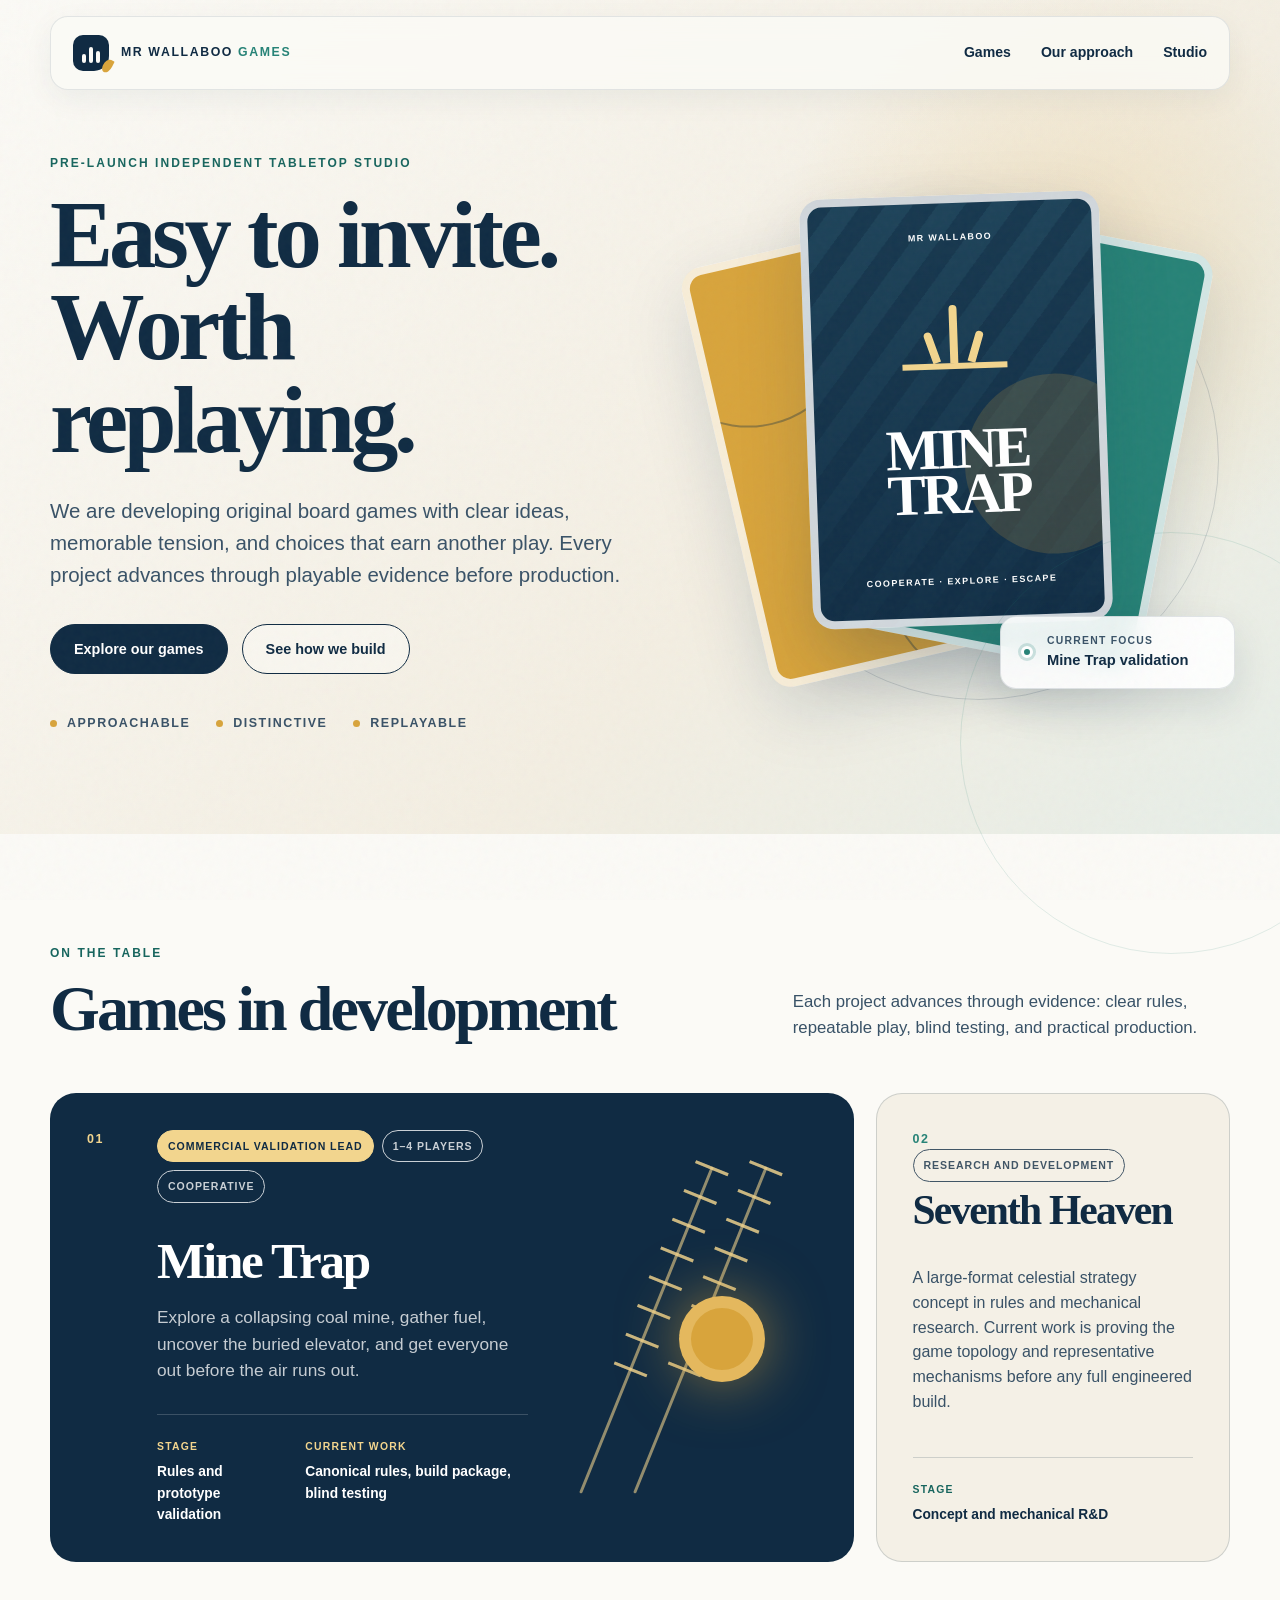
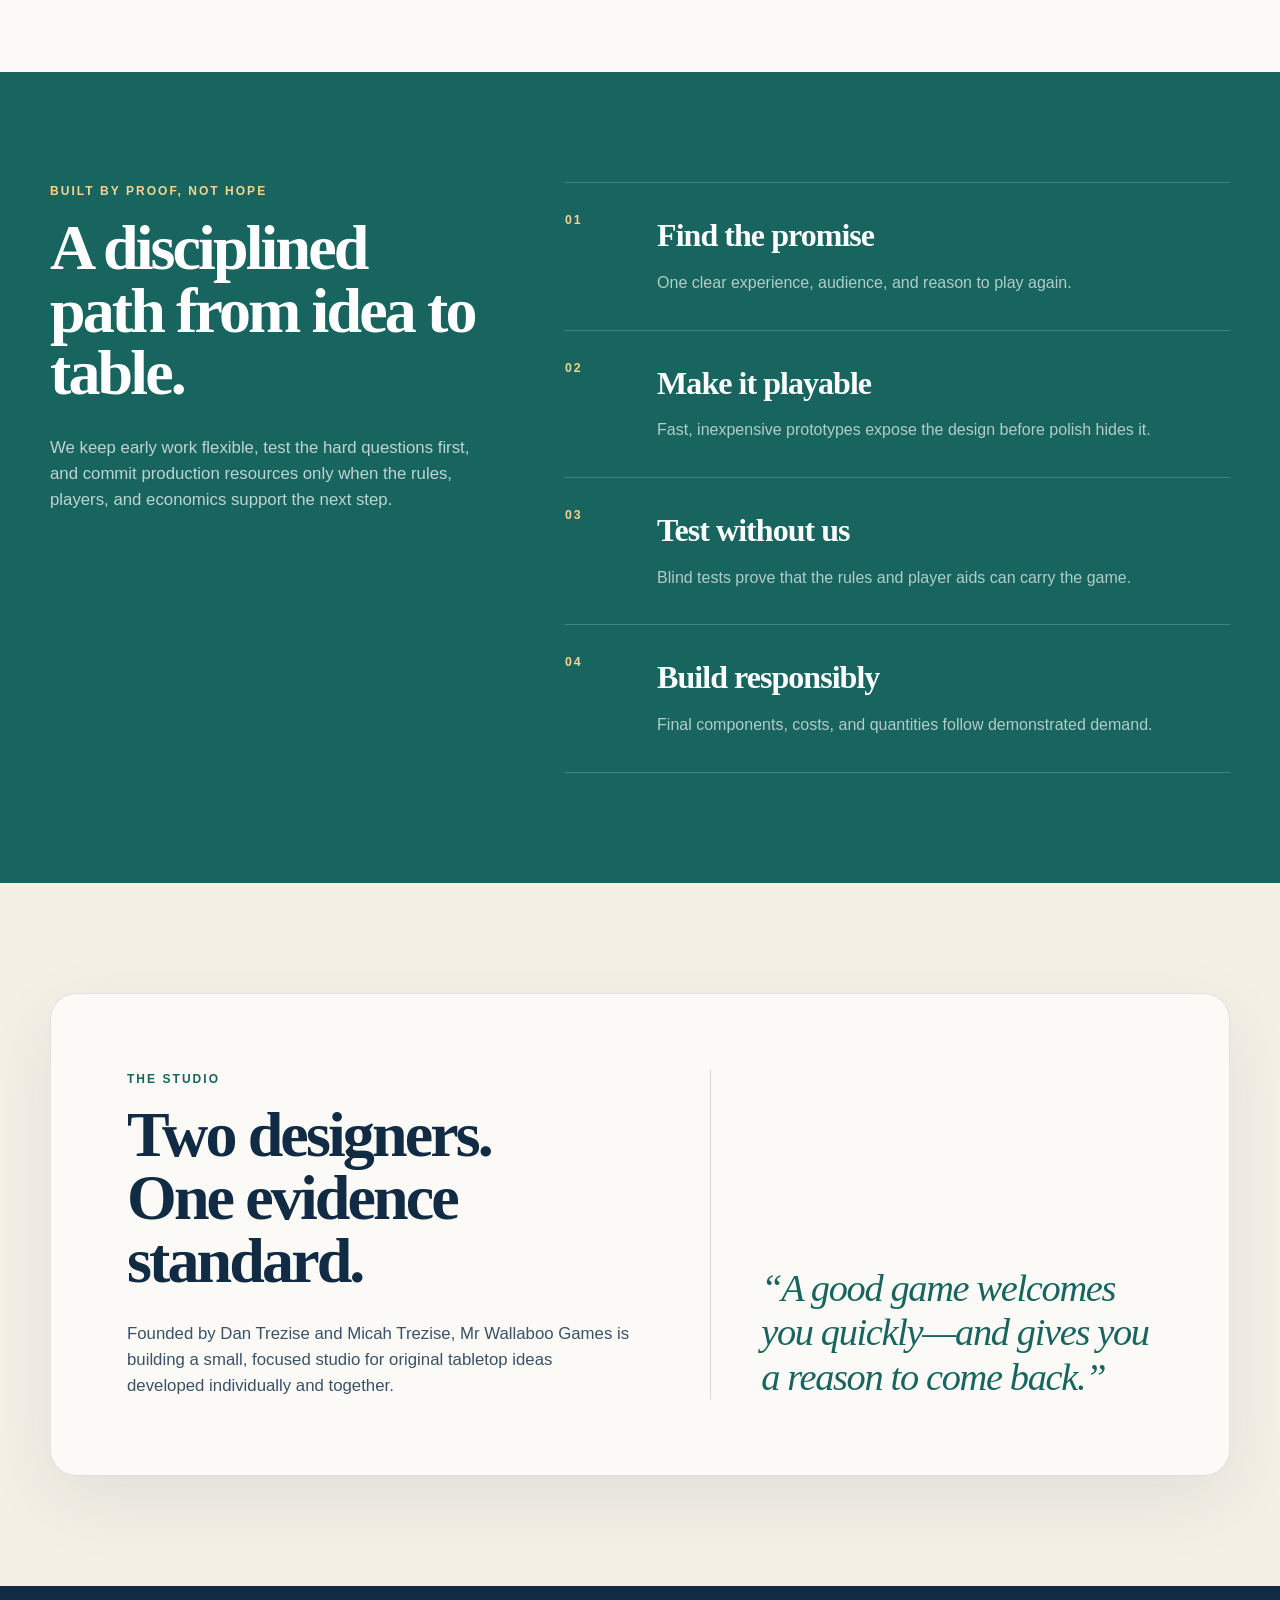
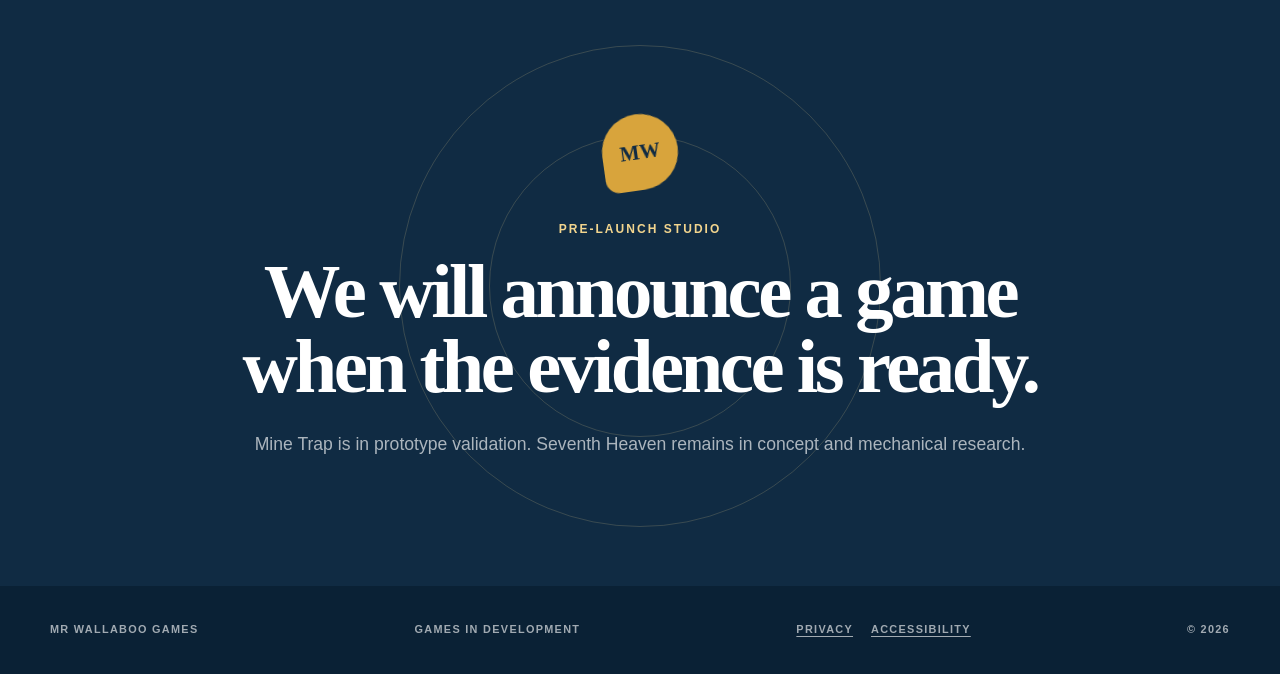
<file: index.html>
<!doctype html>
<html lang="en">
<head>
  <meta charset="utf-8">
  <meta name="viewport" content="width=device-width, initial-scale=1">
  <meta name="description" content="Mr Wallaboo Games is a pre-launch independent tabletop studio developing approachable games through disciplined prototyping and blind playtesting.">
  <meta name="theme-color" content="#102b43">
  <title>Mr Wallaboo Games</title>
  <link rel="icon" href="favicon.svg" type="image/svg+xml">
  <link rel="stylesheet" href="styles.css">
  <script src="script.js" defer></script>
</head>
<body>
  <a class="skip-link" href="#main">Skip to content</a>
  <div class="site-shell">
    <header class="site-header" data-header>
      <a class="brand" href="#top" aria-label="Mr Wallaboo Games home">
        <span class="brand-mark" aria-hidden="true">
          <span></span><span></span><span></span>
        </span>
        <span class="brand-name">MR WALLABOO <b>GAMES</b></span>
      </a>

      <button class="menu-button" type="button" aria-expanded="false" aria-controls="site-nav" data-menu-button>
        <span class="sr-only">Open navigation</span>
        <span></span><span></span><span></span>
      </button>

      <nav class="site-nav" id="site-nav" aria-label="Primary navigation" data-nav>
        <a href="#games">Games</a>
        <a href="#approach">Our approach</a>
        <a href="#studio">Studio</a>
      </nav>
    </header>

    <main id="main">
      <section class="hero" id="top">
        <div class="hero-copy reveal">
          <p class="eyebrow">Pre-launch independent tabletop studio</p>
          <h1>Easy to invite.<br>Worth replaying.</h1>
          <p class="hero-lede">We are developing original board games with clear ideas, memorable tension, and choices that earn another play. Every project advances through playable evidence before production.</p>
          <div class="hero-actions">
            <a class="button button-primary" href="#games">Explore our games</a>
            <a class="button button-quiet" href="#approach">See how we build</a>
          </div>
          <ul class="hero-principles" aria-label="Studio principles">
            <li>Approachable</li>
            <li>Distinctive</li>
            <li>Replayable</li>
          </ul>
        </div>

        <div class="hero-art reveal" aria-label="Abstract tabletop card illustration">
          <div class="orbit orbit-one"></div>
          <div class="orbit orbit-two"></div>
          <div class="card-stack" aria-hidden="true">
            <div class="game-card card-back"></div>
            <div class="game-card card-middle">
              <span class="card-icon">12</span>
              <span class="card-rule"></span>
              <span class="card-rule short"></span>
            </div>
            <div class="game-card card-front">
              <span class="mini-brand">MR WALLABOO</span>
              <span class="mine-symbol">
                <i></i><i></i><i></i>
              </span>
              <strong>MINE<br>TRAP</strong>
              <span class="card-caption">COOPERATE · EXPLORE · ESCAPE</span>
            </div>
          </div>
          <div class="status-float">
            <span class="status-dot"></span>
            <span><small>Current focus</small><strong>Mine Trap validation</strong></span>
          </div>
        </div>
      </section>

      <section class="section games-section" id="games">
        <div class="section-heading reveal">
          <div>
            <p class="eyebrow">On the table</p>
            <h2>Games in development</h2>
          </div>
          <p>Each project advances through evidence: clear rules, repeatable play, blind testing, and practical production.</p>
        </div>

        <div class="game-grid">
          <article class="project-card project-feature reveal">
            <div class="project-number">01</div>
            <div class="project-content">
              <div class="badge-row">
                <span class="badge badge-live">Commercial validation lead</span>
                <span class="badge">1–4 players</span>
                <span class="badge">Cooperative</span>
              </div>
              <h3>Mine Trap</h3>
              <p class="project-pitch">Explore a collapsing coal mine, gather fuel, uncover the buried elevator, and get everyone out before the air runs out.</p>
              <div class="project-meta">
                <div>
                  <span>Stage</span>
                  <strong>Rules and prototype validation</strong>
                </div>
                <div>
                  <span>Current work</span>
                  <strong>Canonical rules, build package, blind testing</strong>
                </div>
              </div>
            </div>
            <div class="project-motif" aria-hidden="true">
              <span class="track track-one"></span>
              <span class="track track-two"></span>
              <span class="lamp"></span>
            </div>
          </article>

          <article class="project-card project-secondary reveal">
            <div class="project-number">02</div>
            <div class="badge-row">
              <span class="badge">Research and development</span>
            </div>
            <h3>Seventh Heaven</h3>
            <p>A large-format celestial strategy concept in rules and mechanical research. Current work is proving the game topology and representative mechanisms before any full engineered build.</p>
            <div class="project-meta single">
              <div>
                <span>Stage</span>
                <strong>Concept and mechanical R&amp;D</strong>
              </div>
            </div>
          </article>
        </div>
      </section>

      <section class="section approach-section" id="approach">
        <div class="approach-intro reveal">
          <p class="eyebrow">Built by proof, not hope</p>
          <h2>A disciplined path from idea to table.</h2>
          <p>We keep early work flexible, test the hard questions first, and commit production resources only when the rules, players, and economics support the next step.</p>
        </div>

        <ol class="process" aria-label="Game development process">
          <li class="process-step reveal">
            <span class="step-index">01</span>
            <div><h3>Find the promise</h3><p>One clear experience, audience, and reason to play again.</p></div>
          </li>
          <li class="process-step reveal">
            <span class="step-index">02</span>
            <div><h3>Make it playable</h3><p>Fast, inexpensive prototypes expose the design before polish hides it.</p></div>
          </li>
          <li class="process-step reveal">
            <span class="step-index">03</span>
            <div><h3>Test without us</h3><p>Blind tests prove that the rules and player aids can carry the game.</p></div>
          </li>
          <li class="process-step reveal">
            <span class="step-index">04</span>
            <div><h3>Build responsibly</h3><p>Final components, costs, and quantities follow demonstrated demand.</p></div>
          </li>
        </ol>
      </section>

      <section class="section studio-section" id="studio">
        <div class="studio-card reveal">
          <div class="studio-copy">
            <p class="eyebrow">The studio</p>
            <h2>Two designers.<br>One evidence standard.</h2>
            <p>Founded by Dan Trezise and Micah Trezise, Mr Wallaboo Games is building a small, focused studio for original tabletop ideas developed individually and together.</p>
          </div>
          <blockquote>
            <p>“A good game welcomes you quickly—and gives you a reason to come back.”</p>
          </blockquote>
        </div>
      </section>

      <section class="closing">
        <div class="closing-inner reveal">
          <span class="closing-mark" aria-hidden="true">MW</span>
          <p class="eyebrow">Pre-launch studio</p>
          <h2>We will announce a game when the evidence is ready.</h2>
          <p>Mine Trap is in prototype validation. Seventh Heaven remains in concept and mechanical research.</p>
        </div>
      </section>
    </main>

    <footer class="site-footer">
      <span>MR WALLABOO GAMES</span>
      <span>Games in development</span>
      <span class="footer-links"><a href="privacy.html">Privacy</a><a href="accessibility.html">Accessibility</a></span>
      <span>© <span data-year>2026</span></span>
    </footer>
  </div>
</body>
</html>
</file>
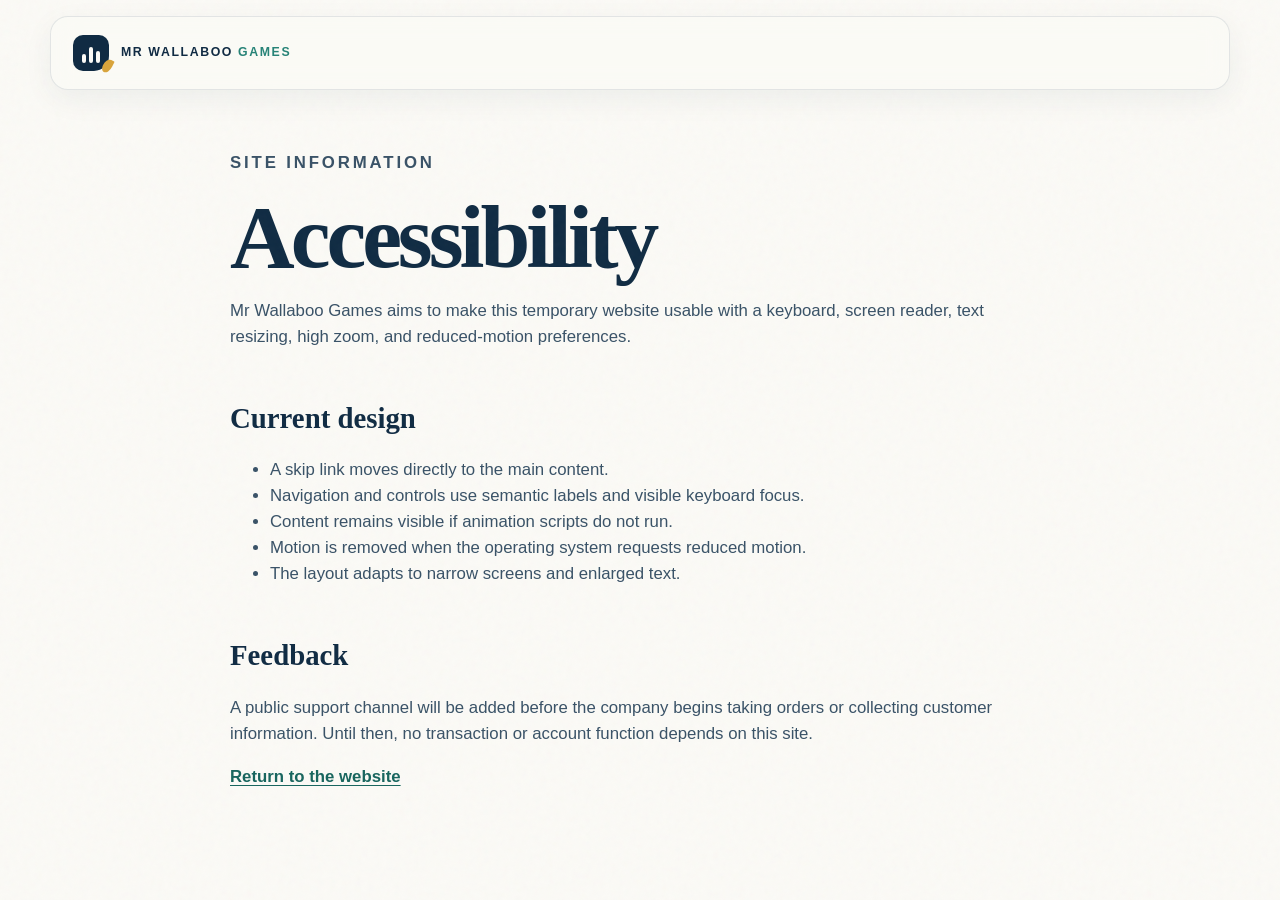
<file: accessibility.html>
<!doctype html>
<html lang="en">
<head>
  <meta charset="utf-8">
  <meta name="viewport" content="width=device-width, initial-scale=1">
  <meta name="description" content="Accessibility information for the temporary Mr Wallaboo Games website.">
  <meta name="theme-color" content="#102b43">
  <title>Accessibility | Mr Wallaboo Games</title>
  <link rel="icon" href="favicon.svg" type="image/svg+xml">
  <link rel="stylesheet" href="styles.css">
</head>
<body>
  <a class="skip-link" href="#main">Skip to content</a>
  <header class="site-header">
    <a class="brand" href="index.html" aria-label="Mr Wallaboo Games home">
      <span class="brand-mark" aria-hidden="true"><span></span><span></span><span></span></span>
      <span class="brand-name">MR WALLABOO <b>GAMES</b></span>
    </a>
  </header>
  <main class="policy-page" id="main">
    <p class="eyebrow">Site information</p>
    <h1>Accessibility</h1>
    <p>Mr Wallaboo Games aims to make this temporary website usable with a keyboard, screen reader, text resizing, high zoom, and reduced-motion preferences.</p>
    <h2>Current design</h2>
    <ul>
      <li>A skip link moves directly to the main content.</li>
      <li>Navigation and controls use semantic labels and visible keyboard focus.</li>
      <li>Content remains visible if animation scripts do not run.</li>
      <li>Motion is removed when the operating system requests reduced motion.</li>
      <li>The layout adapts to narrow screens and enlarged text.</li>
    </ul>
    <h2>Feedback</h2>
    <p>A public support channel will be added before the company begins taking orders or collecting customer information. Until then, no transaction or account function depends on this site.</p>
    <p><a href="index.html">Return to the website</a></p>
  </main>
</body>
</html>
</file>
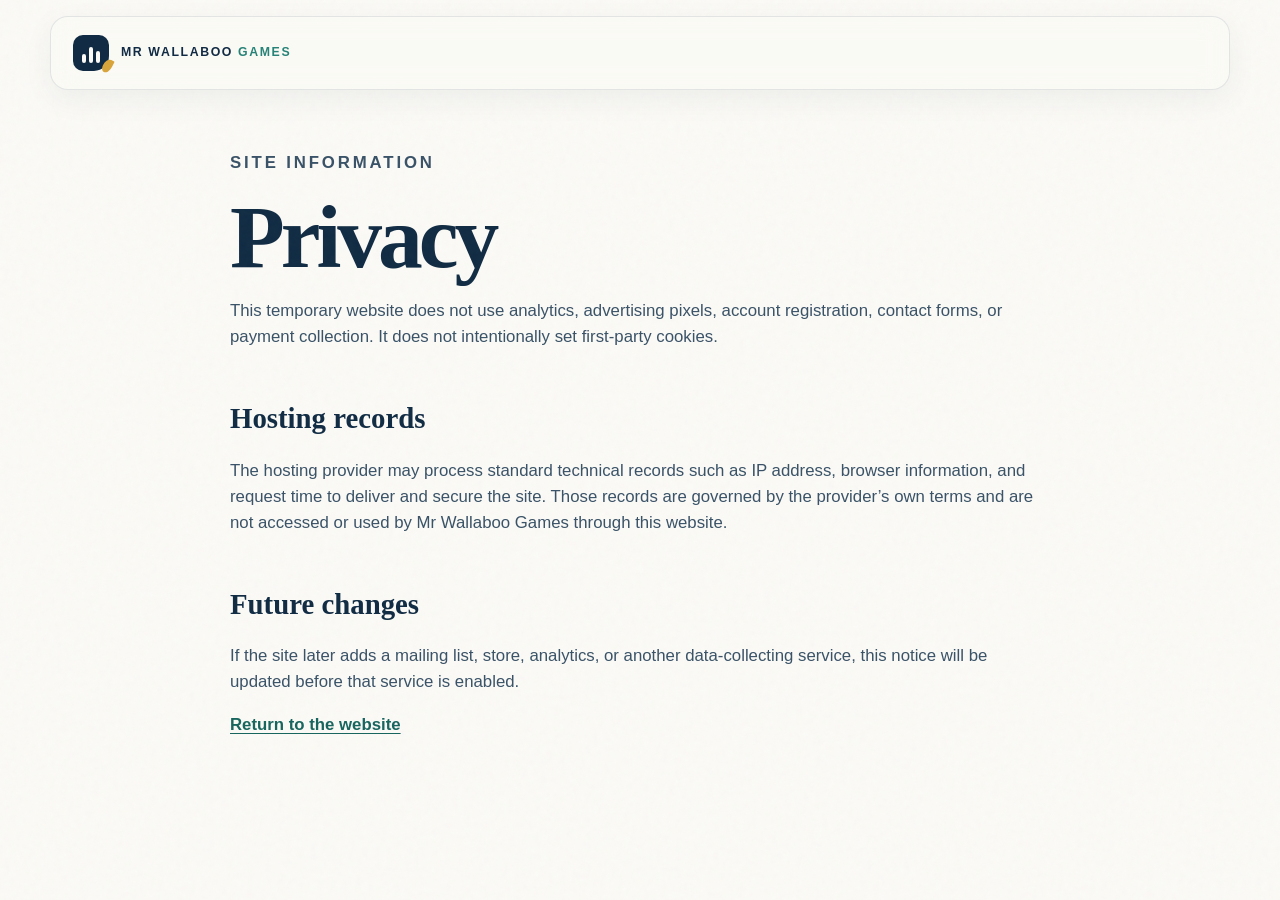
<file: privacy.html>
<!doctype html>
<html lang="en">
<head>
  <meta charset="utf-8">
  <meta name="viewport" content="width=device-width, initial-scale=1">
  <meta name="description" content="Privacy information for the temporary Mr Wallaboo Games website.">
  <meta name="theme-color" content="#102b43">
  <title>Privacy | Mr Wallaboo Games</title>
  <link rel="icon" href="favicon.svg" type="image/svg+xml">
  <link rel="stylesheet" href="styles.css">
</head>
<body>
  <a class="skip-link" href="#main">Skip to content</a>
  <header class="site-header">
    <a class="brand" href="index.html" aria-label="Mr Wallaboo Games home">
      <span class="brand-mark" aria-hidden="true"><span></span><span></span><span></span></span>
      <span class="brand-name">MR WALLABOO <b>GAMES</b></span>
    </a>
  </header>
  <main class="policy-page" id="main">
    <p class="eyebrow">Site information</p>
    <h1>Privacy</h1>
    <p>This temporary website does not use analytics, advertising pixels, account registration, contact forms, or payment collection. It does not intentionally set first-party cookies.</p>
    <h2>Hosting records</h2>
    <p>The hosting provider may process standard technical records such as IP address, browser information, and request time to deliver and secure the site. Those records are governed by the provider’s own terms and are not accessed or used by Mr Wallaboo Games through this website.</p>
    <h2>Future changes</h2>
    <p>If the site later adds a mailing list, store, analytics, or another data-collecting service, this notice will be updated before that service is enabled.</p>
    <p><a href="index.html">Return to the website</a></p>
  </main>
</body>
</html>
</file>
<file: styles.css>
:root {
  --ink: #102b43;
  --ink-soft: #395267;
  --paper: #f4f0e6;
  --paper-light: #fbfaf6;
  --teal: #278377;
  --teal-dark: #17655e;
  --gold: #d8a43c;
  --gold-light: #f2d58e;
  --rust: #c45337;
  --line: rgba(16, 43, 67, 0.17);
  --shadow: 0 24px 70px rgba(16, 43, 67, 0.15);
  --radius: 26px;
  --max: 1180px;
}

* {
  box-sizing: border-box;
}

html {
  scroll-behavior: smooth;
}

body {
  margin: 0;
  color: var(--ink);
  background: var(--paper-light);
  font-family: Inter, ui-sans-serif, -apple-system, BlinkMacSystemFont, "Segoe UI", sans-serif;
  line-height: 1.55;
  -webkit-font-smoothing: antialiased;
}

body::before {
  position: fixed;
  inset: 0;
  z-index: 10;
  pointer-events: none;
  content: "";
  opacity: 0.055;
  background-image: url("data:image/svg+xml,%3Csvg viewBox='0 0 160 160' xmlns='http://www.w3.org/2000/svg'%3E%3Cfilter id='n'%3E%3CfeTurbulence type='fractalNoise' baseFrequency='.88' numOctaves='3' stitchTiles='stitch'/%3E%3C/filter%3E%3Crect width='100%25' height='100%25' filter='url(%23n)' opacity='.55'/%3E%3C/svg%3E");
}

a {
  color: inherit;
}

.skip-link {
  position: fixed;
  top: 10px;
  left: 10px;
  z-index: 100;
  padding: 10px 14px;
  color: white;
  background: var(--ink);
  border-radius: 8px;
  transform: translateY(-150%);
}

.skip-link:focus {
  transform: translateY(0);
}

.sr-only {
  position: absolute;
  width: 1px;
  height: 1px;
  padding: 0;
  margin: -1px;
  overflow: hidden;
  clip: rect(0, 0, 0, 0);
  white-space: nowrap;
  border: 0;
}

.site-shell {
  overflow: hidden;
}

.site-header {
  position: fixed;
  top: 0;
  left: 50%;
  z-index: 20;
  display: flex;
  width: min(calc(100% - 36px), var(--max));
  min-height: 74px;
  align-items: center;
  justify-content: space-between;
  padding: 0 22px;
  margin-top: 16px;
  background: rgba(251, 250, 246, 0.82);
  border: 1px solid rgba(16, 43, 67, 0.1);
  border-radius: 18px;
  box-shadow: 0 9px 30px rgba(16, 43, 67, 0.06);
  backdrop-filter: blur(14px);
  transform: translateX(-50%);
  transition: min-height 180ms ease, box-shadow 180ms ease;
}

.site-header.is-scrolled {
  min-height: 64px;
  box-shadow: 0 12px 38px rgba(16, 43, 67, 0.12);
}

.brand {
  display: inline-flex;
  align-items: center;
  gap: 12px;
  text-decoration: none;
}

.brand-mark {
  position: relative;
  display: inline-flex;
  width: 36px;
  height: 36px;
  align-items: flex-end;
  justify-content: center;
  gap: 3px;
  padding: 8px;
  background: var(--ink);
  border-radius: 10px 10px 15px 10px;
}

.brand-mark::after {
  position: absolute;
  right: -3px;
  bottom: -2px;
  width: 9px;
  height: 14px;
  content: "";
  background: var(--gold);
  border-radius: 100% 10% 100% 70%;
  transform: rotate(26deg);
}

.brand-mark span {
  width: 4px;
  background: var(--paper-light);
  border-radius: 4px;
}

.brand-mark span:nth-child(1) { height: 9px; }
.brand-mark span:nth-child(2) { height: 16px; }
.brand-mark span:nth-child(3) { height: 12px; }

.brand-name {
  font-size: 0.77rem;
  font-weight: 800;
  letter-spacing: 0.13em;
}

.brand-name b {
  color: var(--teal);
}

.site-nav {
  display: flex;
  align-items: center;
  gap: 30px;
}

.site-nav a {
  position: relative;
  font-size: 0.88rem;
  font-weight: 700;
  text-decoration: none;
}

.site-nav a::after {
  position: absolute;
  right: 0;
  bottom: -7px;
  left: 0;
  height: 2px;
  content: "";
  background: var(--gold);
  transform: scaleX(0);
  transform-origin: right;
  transition: transform 180ms ease;
}

.site-nav a:hover::after,
.site-nav a:focus-visible::after {
  transform: scaleX(1);
  transform-origin: left;
}

.menu-button {
  display: none;
  width: 42px;
  height: 42px;
  padding: 10px;
  background: transparent;
  border: 0;
}

.menu-button span:not(.sr-only) {
  display: block;
  width: 100%;
  height: 2px;
  margin: 5px 0;
  background: var(--ink);
  transition: transform 180ms ease, opacity 180ms ease;
}

.hero {
  position: relative;
  display: grid;
  min-height: 790px;
  grid-template-columns: 1.02fr 0.98fr;
  align-items: center;
  gap: 60px;
  padding: 154px max(32px, calc((100vw - var(--max)) / 2)) 100px;
  background:
    radial-gradient(circle at 84% 34%, rgba(216, 164, 60, 0.2), transparent 25%),
    linear-gradient(135deg, #fbfaf6 0%, #f3eee2 62%, #e7eee8 100%);
}

.hero::after {
  position: absolute;
  right: -8vw;
  bottom: -120px;
  width: 420px;
  height: 420px;
  content: "";
  border: 1px solid rgba(39, 131, 119, 0.13);
  border-radius: 50%;
}

.eyebrow {
  margin: 0 0 16px;
  color: var(--teal-dark);
  font-size: 0.75rem;
  font-weight: 850;
  letter-spacing: 0.17em;
  text-transform: uppercase;
}

.hero h1,
.section h2,
.closing h2 {
  margin: 0;
  font-family: Georgia, "Times New Roman", serif;
  font-weight: 700;
  letter-spacing: -0.045em;
  line-height: 0.98;
}

.hero h1 {
  max-width: 720px;
  font-size: clamp(4rem, 7.4vw, 7.2rem);
}

.hero-lede {
  max-width: 620px;
  margin: 28px 0 0;
  color: var(--ink-soft);
  font-size: clamp(1.05rem, 1.6vw, 1.3rem);
}

.hero-actions {
  display: flex;
  flex-wrap: wrap;
  gap: 14px;
  margin-top: 34px;
}

.button {
  display: inline-flex;
  min-height: 50px;
  align-items: center;
  justify-content: center;
  padding: 0 23px;
  font-size: 0.9rem;
  font-weight: 800;
  text-decoration: none;
  border: 1px solid var(--ink);
  border-radius: 999px;
  transition: transform 180ms ease, background 180ms ease, color 180ms ease;
}

.button:hover,
.button:focus-visible {
  transform: translateY(-2px);
}

.button-primary {
  color: white;
  background: var(--ink);
}

.button-primary:hover,
.button-primary:focus-visible {
  background: var(--teal-dark);
}

.button-quiet {
  background: rgba(255, 255, 255, 0.3);
}

.button-quiet:hover,
.button-quiet:focus-visible {
  color: white;
  background: var(--ink);
}

.hero-principles {
  display: flex;
  flex-wrap: wrap;
  gap: 16px 26px;
  padding: 0;
  margin: 40px 0 0;
  color: var(--ink-soft);
  font-size: 0.78rem;
  font-weight: 800;
  letter-spacing: 0.12em;
  list-style: none;
  text-transform: uppercase;
}

.hero-principles li::before {
  display: inline-block;
  width: 7px;
  height: 7px;
  margin-right: 10px;
  content: "";
  background: var(--gold);
  border-radius: 50%;
}

.hero-art {
  position: relative;
  min-height: 560px;
}

.orbit {
  position: absolute;
  border: 1px solid rgba(16, 43, 67, 0.15);
  border-radius: 50%;
}

.orbit-one {
  top: 10%;
  right: 2%;
  width: 480px;
  height: 480px;
}

.orbit-two {
  top: 24%;
  right: 16%;
  width: 300px;
  height: 300px;
}

.card-stack {
  position: absolute;
  top: 44%;
  left: 50%;
  width: 300px;
  height: 430px;
  transform: translate(-50%, -50%);
}

.game-card {
  position: absolute;
  inset: 0;
  padding: 28px;
  overflow: hidden;
  border: 8px solid rgba(255, 255, 255, 0.8);
  border-radius: 22px;
  box-shadow: var(--shadow);
}

.card-back {
  background: var(--gold);
  transform: translate(-84px, 38px) rotate(-13deg);
}

.card-back::before,
.card-back::after {
  position: absolute;
  width: 210px;
  height: 210px;
  content: "";
  border: 2px solid rgba(16, 43, 67, 0.35);
  border-radius: 50%;
}

.card-back::before { top: -52px; left: -57px; }
.card-back::after { right: -55px; bottom: -54px; }

.card-middle {
  display: flex;
  flex-direction: column;
  align-items: center;
  justify-content: center;
  background: var(--teal);
  transform: translate(72px, 30px) rotate(11deg);
}

.card-icon {
  display: grid;
  width: 112px;
  height: 112px;
  margin-bottom: 42px;
  color: var(--paper-light);
  font-family: Georgia, serif;
  font-size: 3.5rem;
  font-weight: 800;
  place-items: center;
  border: 2px solid var(--gold-light);
  border-radius: 50%;
}

.card-rule {
  display: block;
  width: 72%;
  height: 7px;
  margin: 7px 0;
  background: rgba(255, 255, 255, 0.72);
  border-radius: 6px;
}

.card-rule.short { width: 48%; }

.card-front {
  display: flex;
  flex-direction: column;
  align-items: center;
  justify-content: space-between;
  color: white;
  background:
    linear-gradient(rgba(16, 43, 67, 0.18), rgba(16, 43, 67, 0.84)),
    repeating-linear-gradient(128deg, #193b52 0 20px, #21495f 20px 42px);
  transform: rotate(-2deg);
}

.card-front::after {
  position: absolute;
  right: -45px;
  bottom: 60px;
  width: 180px;
  height: 180px;
  content: "";
  background: var(--gold);
  border-radius: 50%;
  opacity: 0.18;
}

.mini-brand,
.card-caption {
  z-index: 1;
  font-size: 0.56rem;
  font-weight: 850;
  letter-spacing: 0.16em;
}

.card-front strong {
  z-index: 1;
  font-family: Georgia, serif;
  font-size: 3.6rem;
  letter-spacing: -0.06em;
  line-height: 0.78;
  text-align: center;
}

.mine-symbol {
  position: relative;
  z-index: 1;
  display: flex;
  width: 105px;
  height: 66px;
  align-items: flex-end;
  justify-content: center;
}

.mine-symbol::before {
  position: absolute;
  bottom: 0;
  width: 100%;
  height: 6px;
  content: "";
  background: var(--gold-light);
}

.mine-symbol i {
  width: 8px;
  margin: 0 7px 6px;
  background: var(--gold-light);
  border-radius: 4px 4px 0 0;
}

.mine-symbol i:nth-child(1) { height: 32px; transform: rotate(-18deg); }
.mine-symbol i:nth-child(2) { height: 58px; }
.mine-symbol i:nth-child(3) { height: 32px; transform: rotate(18deg); }

.status-float {
  position: absolute;
  right: -5px;
  bottom: 35px;
  z-index: 3;
  display: flex;
  min-width: 235px;
  align-items: center;
  gap: 14px;
  padding: 16px 20px;
  background: rgba(255, 255, 255, 0.9);
  border: 1px solid rgba(16, 43, 67, 0.12);
  border-radius: 16px;
  box-shadow: 0 15px 40px rgba(16, 43, 67, 0.12);
  backdrop-filter: blur(10px);
}

.status-float small,
.status-float strong {
  display: block;
}

.status-float small {
  color: var(--ink-soft);
  font-size: 0.65rem;
  font-weight: 800;
  letter-spacing: 0.12em;
  text-transform: uppercase;
}

.status-float strong { font-size: 0.92rem; }

.status-dot {
  position: relative;
  width: 12px;
  height: 12px;
  background: var(--teal);
  border: 3px solid white;
  border-radius: 50%;
  box-shadow: 0 0 0 3px rgba(39, 131, 119, 0.2);
}

.section {
  padding: 110px max(32px, calc((100vw - var(--max)) / 2));
}

.section-heading {
  display: grid;
  grid-template-columns: 1fr 0.65fr;
  align-items: end;
  gap: 70px;
  margin-bottom: 52px;
}

.section-heading h2,
.approach-intro h2,
.studio-copy h2 {
  font-size: clamp(2.8rem, 5vw, 5rem);
}

.section-heading > p,
.approach-intro > p:last-child,
.studio-copy > p:last-child {
  margin: 0;
  color: var(--ink-soft);
  font-size: 1.05rem;
}

.games-section {
  background: var(--paper-light);
}

.game-grid {
  display: grid;
  grid-template-columns: 1.7fr 0.75fr;
  gap: 22px;
}

.project-card {
  position: relative;
  min-height: 390px;
  padding: 36px;
  overflow: hidden;
  border: 1px solid var(--line);
  border-radius: var(--radius);
}

.project-feature {
  display: grid;
  grid-template-columns: 42px 1fr 0.7fr;
  gap: 28px;
  color: white;
  background: var(--ink);
}

.project-secondary {
  display: flex;
  flex-direction: column;
  background: var(--paper);
}

.project-number {
  color: var(--gold-light);
  font-size: 0.78rem;
  font-weight: 850;
  letter-spacing: 0.13em;
}

.project-secondary .project-number {
  color: var(--teal);
}

.badge-row {
  display: flex;
  flex-wrap: wrap;
  gap: 8px;
}

.badge {
  display: inline-flex;
  padding: 7px 10px;
  color: inherit;
  font-size: 0.66rem;
  font-weight: 800;
  letter-spacing: 0.09em;
  border: 1px solid currentColor;
  border-radius: 999px;
  opacity: 0.78;
  text-transform: uppercase;
}

.badge-live {
  color: var(--ink);
  background: var(--gold-light);
  border-color: var(--gold-light);
  opacity: 1;
}

.project-card h3 {
  margin: 32px 0 18px;
  font-family: Georgia, serif;
  font-size: clamp(2.5rem, 4vw, 4.5rem);
  letter-spacing: -0.045em;
  line-height: 1;
}

.project-secondary h3 {
  margin-top: auto;
  font-size: 2.6rem;
}

.project-pitch {
  max-width: 550px;
  color: rgba(255, 255, 255, 0.76);
  font-size: 1.08rem;
}

.project-secondary > p {
  color: var(--ink-soft);
}

.project-meta {
  display: grid;
  grid-template-columns: 0.7fr 1.3fr;
  gap: 28px;
  padding-top: 24px;
  margin-top: 30px;
  border-top: 1px solid rgba(255, 255, 255, 0.18);
}

.project-meta.single {
  display: block;
  margin-top: 26px;
  border-color: var(--line);
}

.project-meta span,
.project-meta strong {
  display: block;
}

.project-meta span {
  margin-bottom: 6px;
  color: var(--gold-light);
  font-size: 0.65rem;
  font-weight: 800;
  letter-spacing: 0.12em;
  text-transform: uppercase;
}

.project-secondary .project-meta span { color: var(--teal-dark); }
.project-meta strong { font-size: 0.86rem; }

.project-motif {
  position: relative;
  min-height: 100%;
}

.track {
  position: absolute;
  top: 6%;
  bottom: 5%;
  width: 3px;
  background: rgba(242, 213, 142, 0.58);
  border-radius: 2px;
  transform: rotate(22deg);
}

.track::before,
.track::after {
  position: absolute;
  left: -16px;
  width: 35px;
  height: 3px;
  content: "";
  background: inherit;
  box-shadow: 0 31px 0 rgba(242, 213, 142, 0.58), 0 62px 0 rgba(242, 213, 142, 0.58), 0 93px 0 rgba(242, 213, 142, 0.58), 0 124px 0 rgba(242, 213, 142, 0.58), 0 155px 0 rgba(242, 213, 142, 0.58), 0 186px 0 rgba(242, 213, 142, 0.58), 0 217px 0 rgba(242, 213, 142, 0.58);
}

.track-one { left: 34%; }
.track-two { left: 55%; }

.lamp {
  position: absolute;
  top: 42%;
  left: 47%;
  width: 86px;
  height: 86px;
  background: var(--gold);
  border: 12px solid rgba(242, 213, 142, 0.42);
  border-radius: 50%;
  box-shadow: 0 0 60px rgba(216, 164, 60, 0.6);
}

.approach-section {
  display: grid;
  grid-template-columns: 0.78fr 1.22fr;
  gap: 90px;
  color: white;
  background: var(--teal-dark);
}

.approach-intro {
  position: sticky;
  top: 130px;
  align-self: start;
}

.approach-intro .eyebrow { color: var(--gold-light); }

.approach-intro > p:last-child {
  max-width: 450px;
  margin-top: 30px;
  color: rgba(255, 255, 255, 0.72);
}

.process {
  padding: 0;
  margin: 0;
  list-style: none;
}

.process-step {
  display: grid;
  grid-template-columns: 70px 1fr;
  gap: 22px;
  padding: 28px 0 34px;
  border-top: 1px solid rgba(255, 255, 255, 0.2);
}

.process-step:last-child { border-bottom: 1px solid rgba(255, 255, 255, 0.2); }

.step-index {
  color: var(--gold-light);
  font-size: 0.77rem;
  font-weight: 850;
  letter-spacing: 0.15em;
}

.process-step h3 {
  margin: 0 0 10px;
  font-family: Georgia, serif;
  font-size: 2rem;
  letter-spacing: -0.03em;
}

.process-step p {
  max-width: 540px;
  margin: 0;
  color: rgba(255, 255, 255, 0.67);
}

.studio-section {
  background: var(--paper);
}

.studio-card {
  display: grid;
  grid-template-columns: 1fr 0.88fr;
  gap: 80px;
  padding: clamp(38px, 6vw, 76px);
  background: var(--paper-light);
  border: 1px solid rgba(16, 43, 67, 0.12);
  border-radius: var(--radius);
  box-shadow: 0 24px 70px rgba(16, 43, 67, 0.08);
}

.studio-copy > p:last-child {
  max-width: 520px;
  margin-top: 28px;
}

.studio-card blockquote {
  display: flex;
  align-items: flex-end;
  padding: 0 0 0 50px;
  margin: 0;
  border-left: 1px solid var(--line);
}

.studio-card blockquote p {
  margin: 0;
  color: var(--teal-dark);
  font-family: Georgia, serif;
  font-size: clamp(1.8rem, 3vw, 2.8rem);
  font-style: italic;
  letter-spacing: -0.035em;
  line-height: 1.15;
}

.closing {
  position: relative;
  display: grid;
  min-height: 600px;
  padding: 100px 32px;
  color: white;
  background: var(--ink);
  place-items: center;
  text-align: center;
}

.closing::before,
.closing::after {
  position: absolute;
  content: "";
  border: 1px solid rgba(242, 213, 142, 0.18);
  border-radius: 50%;
}

.closing::before {
  width: 480px;
  height: 480px;
}

.closing::after {
  width: 300px;
  height: 300px;
}

.closing-inner {
  position: relative;
  z-index: 1;
  max-width: 880px;
}

.closing-mark {
  display: grid;
  width: 76px;
  height: 76px;
  margin: 0 auto 30px;
  color: var(--ink);
  font-family: Georgia, serif;
  font-size: 1.3rem;
  font-weight: 850;
  background: var(--gold);
  border-radius: 50% 50% 50% 18%;
  place-items: center;
  transform: rotate(-8deg);
}

.closing .eyebrow { color: var(--gold-light); }

.closing h2 {
  font-size: clamp(3.2rem, 6vw, 6.4rem);
}

.closing p:last-child {
  margin: 26px 0 0;
  color: rgba(255, 255, 255, 0.65);
  font-size: 1.1rem;
}

.site-footer {
  display: flex;
  min-height: 88px;
  align-items: center;
  justify-content: space-between;
  gap: 20px;
  padding: 0 max(32px, calc((100vw - var(--max)) / 2));
  color: rgba(255, 255, 255, 0.62);
  background: #0a2135;
  font-size: 0.68rem;
  font-weight: 750;
  letter-spacing: 0.12em;
  text-transform: uppercase;
}

.js .reveal {
  opacity: 0;
  transform: translateY(18px);
  transition: opacity 700ms ease, transform 700ms ease;
}

.js .reveal.is-visible {
  opacity: 1;
  transform: translateY(0);
}

.footer-links {
  display: inline-flex;
  gap: 18px;
}

.footer-links a {
  text-underline-offset: 3px;
}

.policy-page {
  min-height: 100vh;
  padding: 150px max(32px, calc((100vw - 820px) / 2)) 90px;
  background: var(--paper-light);
}

.policy-page h1 {
  max-width: 760px;
  margin: 0;
  font-family: Georgia, "Times New Roman", serif;
  font-size: clamp(3rem, 7vw, 5.8rem);
  letter-spacing: -0.045em;
  line-height: 1;
}

.policy-page h2 {
  margin: 46px 0 12px;
  font-family: Georgia, "Times New Roman", serif;
  font-size: 1.8rem;
}

.policy-page p,
.policy-page li {
  color: var(--ink-soft);
  font-size: 1.05rem;
}

.policy-page a {
  color: var(--teal-dark);
  font-weight: 750;
  text-underline-offset: 3px;
}

@media (max-width: 960px) {
  .hero {
    min-height: auto;
    grid-template-columns: 1fr;
    gap: 40px;
    padding-top: 145px;
  }

  .hero-copy { max-width: 760px; }
  .hero-art { min-height: 520px; }
  .game-grid { grid-template-columns: 1fr; }
  .project-secondary { min-height: 320px; }
  .approach-section { grid-template-columns: 1fr; gap: 55px; }
  .approach-intro { position: static; }
  .studio-card { grid-template-columns: 1fr; gap: 50px; }
  .studio-card blockquote { padding: 40px 0 0; border-top: 1px solid var(--line); border-left: 0; }
}

@media (max-width: 700px) {
  .site-header { width: calc(100% - 24px); margin-top: 10px; }
  .menu-button { display: block; }

  .site-nav {
    position: absolute;
    top: calc(100% + 8px);
    right: 0;
    left: 0;
    display: none;
    flex-direction: column;
    align-items: stretch;
    gap: 0;
    padding: 12px;
    background: var(--paper-light);
    border: 1px solid var(--line);
    border-radius: 16px;
    box-shadow: var(--shadow);
  }

  .site-nav.is-open { display: flex; }
  .site-nav a { padding: 13px 12px; }

  .menu-button[aria-expanded="true"] span:nth-child(2) { transform: translateY(7px) rotate(45deg); }
  .menu-button[aria-expanded="true"] span:nth-child(3) { opacity: 0; }
  .menu-button[aria-expanded="true"] span:nth-child(4) { transform: translateY(-7px) rotate(-45deg); }

  .hero,
  .section {
    padding-right: 22px;
    padding-left: 22px;
  }

  .hero { padding-bottom: 75px; }
  .hero h1 { font-size: clamp(3.5rem, 17vw, 5.2rem); }
  .hero-art { min-height: 470px; transform: scale(0.88); transform-origin: top center; }
  .card-stack { width: 260px; height: 375px; }
  .status-float { right: -20px; bottom: 35px; }
  .section { padding-top: 78px; padding-bottom: 78px; }
  .section-heading { grid-template-columns: 1fr; gap: 20px; }
  .section-heading h2, .approach-intro h2, .studio-copy h2 { font-size: 3.15rem; }
  .project-card { padding: 28px; }
  .project-feature { grid-template-columns: 30px 1fr; }
  .project-motif { display: none; }
  .project-meta { grid-template-columns: 1fr; gap: 16px; }
  .process-step { grid-template-columns: 50px 1fr; }
  .studio-card { padding: 34px 26px; }
  .closing { min-height: 520px; padding-right: 22px; padding-left: 22px; }
  .site-footer { min-height: 120px; flex-direction: column; justify-content: center; }
}

@media (prefers-reduced-motion: reduce) {
  html { scroll-behavior: auto; }
  *, *::before, *::after { scroll-behavior: auto !important; transition: none !important; }
  .js .reveal { opacity: 1; transform: none; }
}
</file>
